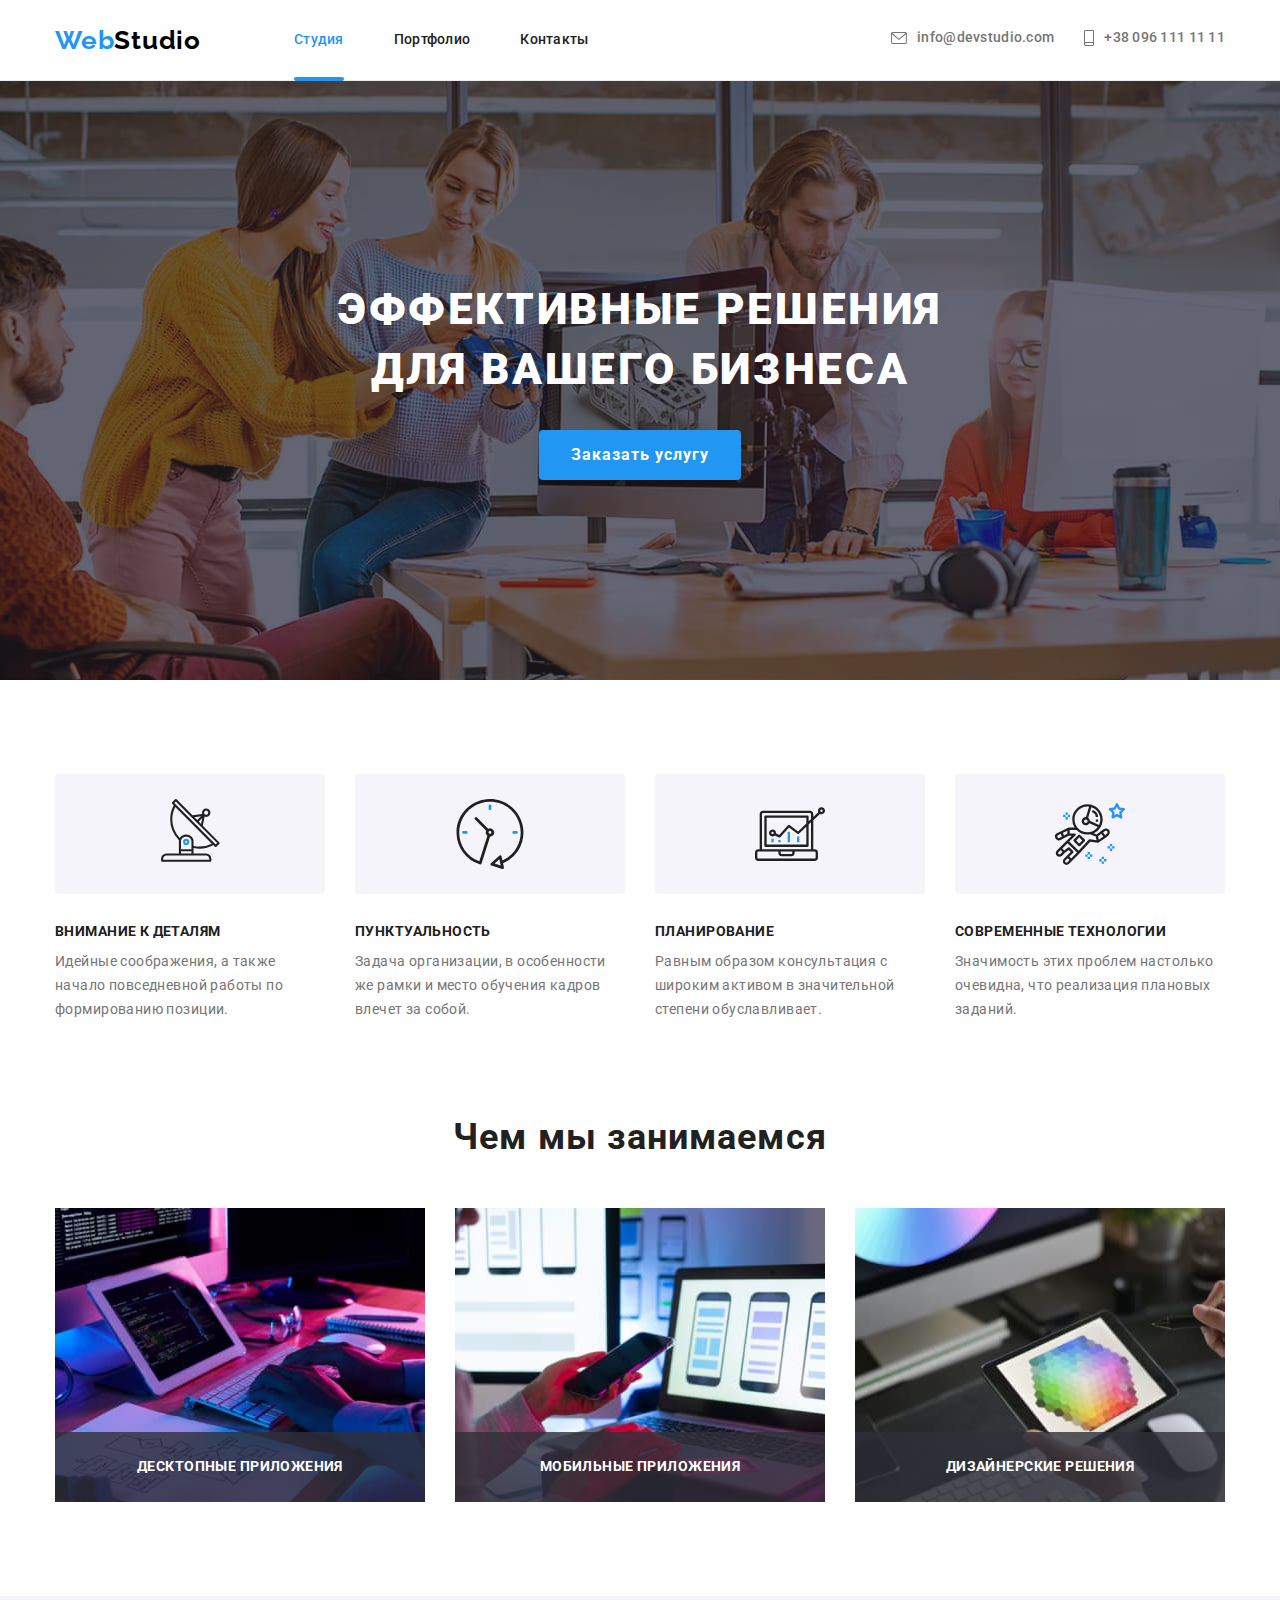
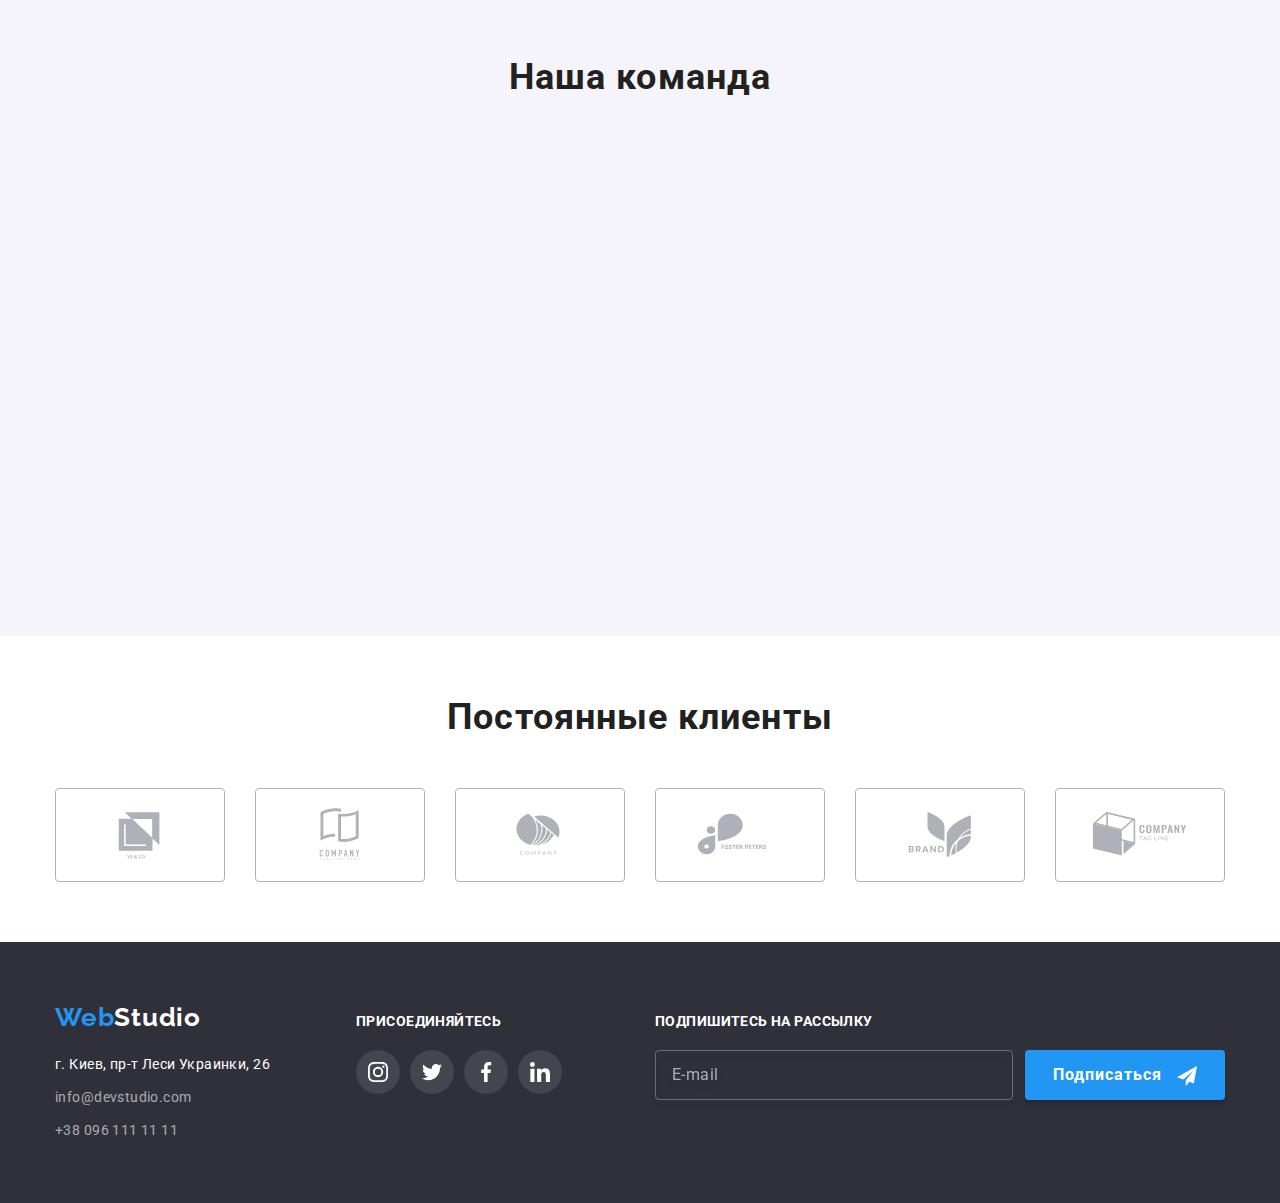
<file: index.html>
<!DOCTYPE html>
<html lang="ru">
  <head>
    <meta charset="UTF-8" />
    <meta http-equiv="X-UA-Compatible" content="IE=edge" />
    <meta name="viewport" content="width=device-width, initial-scale=1.0" />
    <title>Студія</title>
    <link rel="preconnect" href="https://fonts.googleapis.com" />
    <link rel="preconnect" href="https://fonts.gstatic.com" crossorigin />
    <link
      href="https://fonts.googleapis.com/css2?family=Raleway:wght@700&family=Roboto:wght@400;500;700;900&display=swap"
      rel="stylesheet"
    />
    <!-- <link rel="stylesheet" href="./modern-normalize/modern-normalize.css" /> -->
    <link rel="stylesheet" href="./css/main.min.css" />
    <!-- <link rel="stylesheet" href="./css/styles.css" /> -->
    <link rel="stylesheet" href="https://unpkg.com/aos@next/dist/aos.css" />
  </head>
  <body class=".no-scroll">
    <!-- Header -->

    <header class="header-site">
      <div class="container">
        <nav class="navigation">
          <a href="./index.html" class="logo" lang="en"
            >Web<span class="logo logo--dark">Studio</span>
          </a>

          <button class="header-menu-btn" data-menu-open type="button">
            <svg class="header-menu-icon" width="40" height="40">
              <use href="./images/icon.svg#icon-menu"></use>
            </svg>
          </button>

          <ul class="navigation-list list">
            <li class="navigation-list__item">
              <a href="./index.html" class="navigation-list__link link current"
                >Студия</a
              >
            </li>
            <li class="navigation-list__item">
              <a href="./portfolio.html" class="navigation-list__link link"
                >Портфолио</a
              >
            </li>
            <li class="navigation-list__item">
              <a href="#" class="navigation-list__link link">Контакты</a>
            </li>
          </ul>

          <ul class="header-contacts__list list">
            <li class="header-contacts__item">
              <a
                href="mailto:info@devstudio.com"
                class="header-mail__link link"
              >
                <svg class="header-mail__icon" width="16" height="12">
                  <use href="./images/icon.svg#icon-mail"></use>
                </svg>
                info@devstudio.com</a
              >
            </li>
            <li class="header-contacts__item">
              <a href="tel:+380961111111" class="header-tel__link link">
                <svg class="header-tel__icon" width="10" height="16">
                  <use href="./images/icon.svg#icon-smartphone"></use>
                </svg>
                +38 096 111 11 11</a
              >
            </li>
          </ul>
        </nav>
      </div>
      <div class="mob-menu is-hidden" data-menu>
        <div class="container">
          <button class="header-menu-close-btn" type="button" data-menu-close>
            <svg class="header-menu-close-icon" width="40" height="40">
              <use href="./images/icon.svg#icon-close_menu"></use>
            </svg>
          </button>
          <div class="mob-menu-top">
            <ul class="mob-menu-list list">
              <li class="mob-menu-item">
                <a href="./index.html" class="mob-menu-link link current"
                  >Студия</a
                >
              </li>
              <li class="mob-menu-item">
                <a href="./portfolio.html" class="mob-menu-link link"
                  >Портфолио</a
                >
              </li>
              <li class="mob-menu-item">
                <a href="#" class="mob-menu-link link">Контакты</a>
              </li>
            </ul>
          </div>
          <div class="mob-menu-bottom">
            <ul class="mob-menu-contacts-list list">
              <li class="mob-menu-contacts-item">
                <a href="tel:+380961111111" class="mob-menu-tel-link link">
                  +38 096 111 11 11</a
                >
              </li>
              <li class="mob-menu-contacts-item">
                <a
                  href="mailto:info@devstudio.com"
                  class="mob-menu-mail-link link"
                >
                  info@devstudio.com</a
                >
              </li>
            </ul>
            <div class="mob-menu-soc">
              <ul class="mob-menu-soc-list list">
                <li class="mob-menu-soc-item">
                  <a href="#" class="mob-menu-soc-link link">Instagram</a>
                </li>
                <li class="mob-menu-soc-item">
                  <a href="#" class="mob-menu-soc-link link">Twitter</a>
                </li>
                <li class="mob-menu-soc-item">
                  <a href="#" class="mob-menu-soc-link link">Facebook</a>
                </li>
                <li class="mob-menu-soc-item">
                  <a href="#" class="mob-menu-soc-link link">LinkedIn</a>
                </li>
              </ul>
            </div>
          </div>
        </div>
      </div>
    </header>

    <main>
      <!-- Hero -->

      <section class="hero">
        <div class="container">
          <h1 class="hero__text">
            Эффективные решения<br />
            для вашего бизнеса
          </h1>
          <button class="hero__button" type="button" data-modal-open>
            Заказать услугу
          </button>
        </div>
      </section>

      <!-- Feature -->

      <section class="feature">
        <div class="container">
          <h2 class="visually-hidden">Положительные качества</h2>
          <ul class="feature__list list">
            <li class="feature__item">
              <div class="feature__icon">
                <svg width="70" height="70">
                  <use href="./images/icon.svg#icon-antenna"></use>
                </svg>
              </div>
              <h3 class="feature__slogan">Внимание к деталям</h3>
              <p class="feature__text">
                Идейные соображения, а также начало повседневной работы по
                формированию позиции.
              </p>
            </li>
            <li class="feature__item">
              <div class="feature__icon">
                <svg width="70" height="70">
                  <use href="./images/icon.svg#icon-clock"></use>
                </svg>
              </div>
              <h3 class="feature__slogan">Пунктуальность</h3>
              <p class="feature__text">
                Задача организации, в особенности же рамки и место обучения
                кадров влечет за собой.
              </p>
            </li>
            <li class="feature__item">
              <div class="feature__icon">
                <svg width="70" height="70">
                  <use href="./images/icon.svg#icon-diagram"></use>
                </svg>
              </div>
              <h3 class="feature__slogan">Планирование</h3>
              <p class="feature__text">
                Равным образом консультация с широким активом в значительной
                степени обуславливает.
              </p>
            </li>
            <li class="feature__item">
              <div class="feature__icon">
                <svg width="70" height="70">
                  <use href="./images/icon.svg#icon-astronaut"></use>
                </svg>
              </div>
              <h3 class="feature__slogan">Современные технологии</h3>
              <p class="feature__text">
                Значимость этих проблем настолько очевидна, что реализация
                плановых заданий.
              </p>
            </li>
          </ul>
        </div>
      </section>

      <!-- Function -->

      <section class="function">
        <div class="container">
          <h2 class="function__title">Чем мы занимаемся</h2>
          <ul class="function__list list">
            <li class="function__item">
              <img
                class="function__image"
                src="./images/box1.jpg"
                alt="человек печатает на клавиатуре"
                width="370"
              />
              <h3 class="function__caption">Десктопные приложения</h3>
            </li>
            <li class="function__item">
              <img
                class="function__image"
                src="./images/box2.jpg"
                alt="человек держит в левой руке смартфон"
                width="370"
              />
              <h3 class="function__caption">Мобильные приложения</h3>
            </li>
            <li class="function__item">
              <img
                class="function__image"
                src="./images/box3.jpg"
                alt="человек держит в левой руке планшет"
                width="370"
              />
              <h3 class="function__caption">Дизайнерские решения</h3>
            </li>
          </ul>
        </div>
      </section>

      <!-- Team -->

      <section class="team">
        <div class="container">
          <h2 class="team-title">Наша команда</h2>
          <ul class="team-list list">
            <li class="team-item" data-aos="left-animation">
              <picture class="team-member-image">
                <source
                  srcset="./images/img1p.jpeg 1x, ./images/img1p2.jpeg 2x"
                  media="(min-width:1200px)"
                />
                <source
                  srcset="./images/img1t.jpeg 1x, ./images/img1t2.jpeg 2x"
                  media="(min-width:768px)"
                />
                <source
                  srcset="./images/img1m.jpeg 1x, ./images/img1m2.jpeg 2x"
                  media="(min-width:480px)"
                />
                <img
                  class="team-pict"
                  srcset="./images/img1m.jpeg 1x, ./images/img1m2.jpeg 2x"
                  src="/images/img1m.jpeg"
                  alt="Игорь Демьяненко"
                />
              </picture>

              <div class="team-text">
                <h3 class="team-member">Игорь Демьяненко</h3>
                <p class="team-position" lang="en">Product Designer</p>
                <ul class="team-soc-list list">
                  <li class="team-soc-item">
                    <a href="#" class="team-soc-link link">
                      <svg class="team-soc-icon" width="20" height="20">
                        <use href="./images/icon.svg#icon-instagram"></use>
                      </svg>
                    </a>
                  </li>
                  <li class="team-soc-item">
                    <a href="#" class="team-soc-link link">
                      <svg class="team-soc-icon" width="20" height="20">
                        <use href="./images/icon.svg#icon-twitter"></use>
                      </svg>
                    </a>
                  </li>
                  <li class="team-soc-item">
                    <a href="#" class="team-soc-link link">
                      <svg class="team-soc-icon" width="20" height="20">
                        <use href="./images/icon.svg#icon-facebook"></use>
                      </svg>
                    </a>
                  </li>
                  <li class="team-soc-item">
                    <a href="#" class="team-soc-link link">
                      <svg class="team-soc-icon" width="20" height="20">
                        <use href="./images/icon.svg#icon-linkedin"></use>
                      </svg>
                    </a>
                  </li>
                </ul>
              </div>
            </li>
            <li class="team-item" data-aos="right-animation">
              <picture class="team-member-image">
                <source
                  srcset="./images/img2p.jpeg 1x, ./images/img2p2.jpeg 2x"
                  media="(min-width:1200px)"
                />
                <source
                  srcset="./images/img2t.jpeg 1x, ./images/img2t2.jpeg 2x"
                  media="(min-width:768px)"
                />
                <source
                  srcset="./images/img2m.jpeg 1x, ./images/img2m2.jpeg 2x"
                  media="(min-width:480px)"
                />
                <img
                  class="team-pict"
                  srcset="./images/img2m.jpeg 1x, ./images/img2m2.jpeg 2x"
                  src="/images/img2m.jpeg"
                  alt="Ольга Репина"
                />
              </picture>

              <div class="team-text">
                <h3 class="team-member">Ольга Репина</h3>
                <p class="team-position" lang="en">Frontend Developer</p>
                <ul class="team-soc-list list">
                  <li class="team-soc-item">
                    <a href="#" class="team-soc-link link">
                      <svg class="team-soc-icon" width="20" height="20">
                        <use href="./images/icon.svg#icon-instagram"></use>
                      </svg>
                    </a>
                  </li>
                  <li class="team-soc-item">
                    <a href="#" class="team-soc-link link">
                      <svg class="team-soc-icon" width="20" height="20">
                        <use href="./images/icon.svg#icon-twitter"></use>
                      </svg>
                    </a>
                  </li>
                  <li class="team-soc-item">
                    <a href="#" class="team-soc-link link">
                      <svg class="team-soc-icon" width="20" height="20">
                        <use href="./images/icon.svg#icon-facebook"></use>
                      </svg>
                    </a>
                  </li>
                  <li class="team-soc-item">
                    <a href="#" class="team-soc-link link">
                      <svg class="team-soc-icon" width="20" height="20">
                        <use href="./images/icon.svg#icon-linkedin"></use>
                      </svg>
                    </a>
                  </li>
                </ul>
              </div>
            </li>
            <li class="team-item" data-aos="left-animation">
              <picture class="team-member-image">
                <source
                  srcset="./images/img3p.jpeg 1x, ./images/img3p2.jpeg 2x"
                  media="(min-width:1200px)"
                />
                <source
                  srcset="./images/img3t.jpeg 1x, ./images/img3t2.jpeg 2x"
                  media="(min-width:768px)"
                />
                <source
                  srcset="./images/img3m.jpeg 1x, ./images/img3m2.jpeg 2x"
                  media="(min-width:480px)"
                />
                <img
                  class="team-pict"
                  srcset="./images/img3m.jpeg 1x, ./images/img3m2.jpeg 2x"
                  src="/images/img3m.jpeg"
                  alt="Николай Тарасов"
                />
              </picture>

              <div class="team-text">
                <h3 class="team-member">Николай Тарасов</h3>
                <p class="team-position" lang="en">Marketing</p>
                <ul class="team-soc-list list">
                  <li class="team-soc-item">
                    <a href="#" class="team-soc-link link">
                      <svg class="team-soc-icon" width="20" height="20">
                        <use href="./images/icon.svg#icon-instagram"></use>
                      </svg>
                    </a>
                  </li>
                  <li class="team-soc-item">
                    <a href="#" class="team-soc-link link">
                      <svg class="team-soc-icon" width="20" height="20">
                        <use href="./images/icon.svg#icon-twitter"></use>
                      </svg>
                    </a>
                  </li>
                  <li class="team-soc-item">
                    <a href="#" class="team-soc-link link">
                      <svg class="team-soc-icon" width="20" height="20">
                        <use href="./images/icon.svg#icon-facebook"></use>
                      </svg>
                    </a>
                  </li>
                  <li class="team-soc-item">
                    <a href="#" class="team-soc-link link">
                      <svg class="team-soc-icon" width="20" height="20">
                        <use href="./images/icon.svg#icon-linkedin"></use>
                      </svg>
                    </a>
                  </li>
                </ul>
              </div>
            </li>
            <li class="team-item" data-aos="right-animation">
              <picture class="team-member-image">
                <source
                  srcset="./images/img4p.jpeg 1x, ./images/img4p2.jpeg 2x"
                  media="(min-width:1200px)"
                />
                <source
                  srcset="./images/img4t.jpeg 1x, ./images/img4t2.jpeg 2x"
                  media="(min-width:768px)"
                />
                <source
                  srcset="./images/img4m.jpeg 1x, ./images/img4m2.jpeg 2x"
                  media="(min-width:480px)"
                />
                <img
                  class="team-pict"
                  srcset="./images/img4m.jpeg 1x, ./images/img4m2.jpeg 2x"
                  src="/images/img4m.jpeg"
                  alt="Михаил Ермаков"
                />
              </picture>

              <div class="team-text">
                <h3 class="team-member">Михаил Ермаков</h3>
                <p class="team-position" lang="en">UI Designer</p>
                <ul class="team-soc-list list">
                  <li class="team-soc-item">
                    <a href="#" class="team-soc-link link">
                      <svg class="team-soc-icon" width="20" height="20">
                        <use href="./images/icon.svg#icon-instagram"></use>
                      </svg>
                    </a>
                  </li>
                  <li class="team-soc-item">
                    <a href="#" class="team-soc-link link">
                      <svg class="team-soc-icon" width="20" height="20">
                        <use href="./images/icon.svg#icon-twitter"></use>
                      </svg>
                    </a>
                  </li>
                  <li class="team-soc-item">
                    <a href="#" class="team-soc-link link">
                      <svg class="team-soc-icon" width="20" height="20">
                        <use href="./images/icon.svg#icon-facebook"></use>
                      </svg>
                    </a>
                  </li>
                  <li class="team-soc-item">
                    <a href="#" class="team-soc-link link">
                      <svg class="team-soc-icon" width="20" height="20">
                        <use href="./images/icon.svg#icon-linkedin"></use>
                      </svg>
                    </a>
                  </li>
                </ul>
              </div>
            </li>
          </ul>
        </div>
      </section>

      <!-- Clients -->

      <section class="clients">
        <div class="container">
          <h2 class="clients-title">Постоянные клиенты</h2>
          <ul class="clients-list list">
            <li class="clients-item">
              <a href="#" class="clients-link link">
                <svg class="clients-icon" width="106" height="60">
                  <use href="./images/icon.svg#icon-ya--co"></use>
                </svg>
              </a>
            </li>
            <li class="clients-item">
              <a href="#" class="clients-link link">
                <svg class="clients-icon" width="106" height="60">
                  <use href="./images/icon.svg#icon-company-tagline-here"></use>
                </svg>
              </a>
            </li>
            <li class="clients-item">
              <a href="#" class="clients-link link">
                <svg class="clients-icon" width="106" height="60">
                  <use href="./images/icon.svg#icon-company"></use>
                </svg>
              </a>
            </li>
            <li class="clients-item">
              <a href="#" class="clients-link link">
                <svg class="clients-icon" width="106" height="60">
                  <use href="./images/icon.svg#icon-foster-peters"></use>
                </svg>
              </a>
            </li>
            <li class="clients-item">
              <a href="#" class="clients-link link">
                <svg class="clients-icon" width="106" height="60">
                  <use href="./images/icon.svg#icon-brand"></use>
                </svg>
              </a>
            </li>
            <li class="clients-item">
              <a href="#" class="clients-link link">
                <svg class="clients-icon" width="106" height="60">
                  <use href="./images/icon.svg#icon-company-tag-line"></use>
                </svg>
              </a>
            </li>
          </ul>
        </div>
      </section>
    </main>

    <!-- Footer -->

    <footer>
      <section class="footer">
        <div class="container footer-box">
          <div class="footer-contacts-wrap">
            <a href="./index.html" class="logo" lang="en"
              >Web<span class="logo logo--light">Studio</span>
            </a>
            <address class="contacts">
              <ul class="footer-contacts-list list">
                <li class="footer-contacts-item">
                  <a
                    href="https://goo.gl/maps/HDN4hE1YP44BsTAq8"
                    target="_blank"
                    rel="noopenr noindex nofollow"
                    class="footer-address link"
                    >г. Киев, пр-т Леси Украинки, 26</a
                  >
                </li>
                <li class="footer-contacts-item">
                  <a href="mailto:info@devstudio.com" class="footer-mail link"
                    >info@devstudio.com</a
                  >
                </li>
                <li class="footer-contacts-item">
                  <a href="tel:+380961111111" class="footer-tel link"
                    >+38 096 111 11 11</a
                  >
                </li>
              </ul>
            </address>
          </div>
          <div class="footer-soc">
            <h2 class="footer-soc-title">присоединяйтесь</h2>
            <ul class="footer-soc-list list">
              <li class="footer-soc-item">
                <a href="#" class="footer-soc-link link">
                  <svg class="footer-soc-icon" width="20" height="20">
                    <use href="./images/icon.svg#icon-instagram"></use>
                  </svg>
                </a>
              </li>
              <li class="footer-soc-item">
                <a href="#" class="footer-soc-link link">
                  <svg class="footer-soc-icon" width="20" height="20">
                    <use href="./images/icon.svg#icon-twitter"></use>
                  </svg>
                </a>
              </li>
              <li class="footer-soc-item">
                <a href="#" class="footer-soc-link link">
                  <svg class="footer-soc-icon" width="20" height="20">
                    <use href="./images/icon.svg#icon-facebook"></use>
                  </svg>
                </a>
              </li>
              <li class="footer-soc-item">
                <a href="#" class="footer-soc-link link">
                  <svg class="footer-soc-icon" width="20" height="20">
                    <use href="./images/icon.svg#icon-linkedin"></use>
                  </svg>
                </a>
              </li>
            </ul>
          </div>
          <div class="subscription">
            <form>
              <label class="subscription-label" for="subscription-user-email"
                >ПОДПИШИТЕСЬ НА РАССЫЛКУ</label
              >
              <div class="subscription-wrap">
                <input
                  class="subscription-input"
                  type="email"
                  name="subscription-user-email"
                  id="subscription-user-email"
                  placeholder="E-mail"
                  required
                />
                <button class="subscription-btn" type="submit">
                  Подписаться
                  <svg class="subscription-btn-icon" width="20" height="20">
                    <use href="./images/icon.svg#icon-send"></use>
                  </svg>
                </button>
              </div>
            </form>
          </div>
        </div>
      </section>
    </footer>

    <!-- Modal -->

    <div class="backdrop is-hidden no-scroll" data-modal>
      <div class="modal">
        <button class="modal-close-btn" type="button" data-modal-close>
          <svg class="close-icon" width="18" height="18">
            <use href="./images/icon.svg#icon-close"></use>
          </svg>
        </button>
        <p class="modal-title">Оставьте свои данные, мы вам перезвоним</p>
        <form>
          <div class="modal-fill">
            <label class="modal-label" for="user-name">Имя</label>
            <div class="modal-input-wrap">
              <input
                type="text"
                class="modal-input"
                name="user-name"
                required
                minlength="2"
                id="user-name"
              />
              <svg class="modal-input-icon" width="18" height="18">
                <use href="./images/icon.svg#icon-person"></use>
              </svg>
            </div>
          </div>
          <div class="modal-fill">
            <label class="modal-label" for="user-phone">Телефон</label>
            <div class="modal-input-wrap">
              <input
                type="tel"
                class="modal-input"
                name="user-phone"
                required
                id="user-phone"
              />
              <svg class="modal-input-icon" width="18" height="18">
                <use href="./images/icon.svg#icon-phone"></use>
              </svg>
            </div>
          </div>
          <div class="modal-fill">
            <label class="modal-label" for="user-email">Почта</label>
            <div class="modal-input-wrap">
              <input
                type="email"
                class="modal-input"
                name="user-email"
                id="user-email"
              />
              <svg class="modal-input-icon" width="18" height="18">
                <use href="./images/icon.svg#icon-email-black"></use>
              </svg>
            </div>
          </div>
          <div class="modal-fill-textarea">
            <label class="modal-label" for="user-comment">Комментарий</label>
            <textarea
              name="user-comment"
              class="modal-textarea"
              id="user-comment"
              placeholder="Введите текст"
            ></textarea>
          </div>
          <div class="modal-fill-checkbox">
            <input
              type="checkbox"
              class="modal-input-check visually-hidden"
              id="modal-input-check"
              name="modal-policy-check"
              value="modal-policy"
            />
            <label for="modal-input-check" class="modal-check-text">
              <span class="modal-checkbox-icon">
                <svg class="check-icon" width="11" height="8">
                  <use href="./images/icon.svg#icon-check"></use>
                </svg>
              </span>
              Соглашаюсь с рассылкой и принимаю&nbsp;<span
                class="link-check-text"
              >
                <a class="link-policy" href="#"> Условия договора</a></span
              ></label
            >
          </div>

          <button class="modal-submit-btn" type="submit">Отправить</button>
        </form>
      </div>
    </div>
    <script src="./js/modal.js"></script>
    <script src="./js/menu.js"></script>
    <script src="https://unpkg.com/aos@next/dist/aos.js"></script>
    <script src="./js/animated.js"></script>
  </body>
</html>
</file>
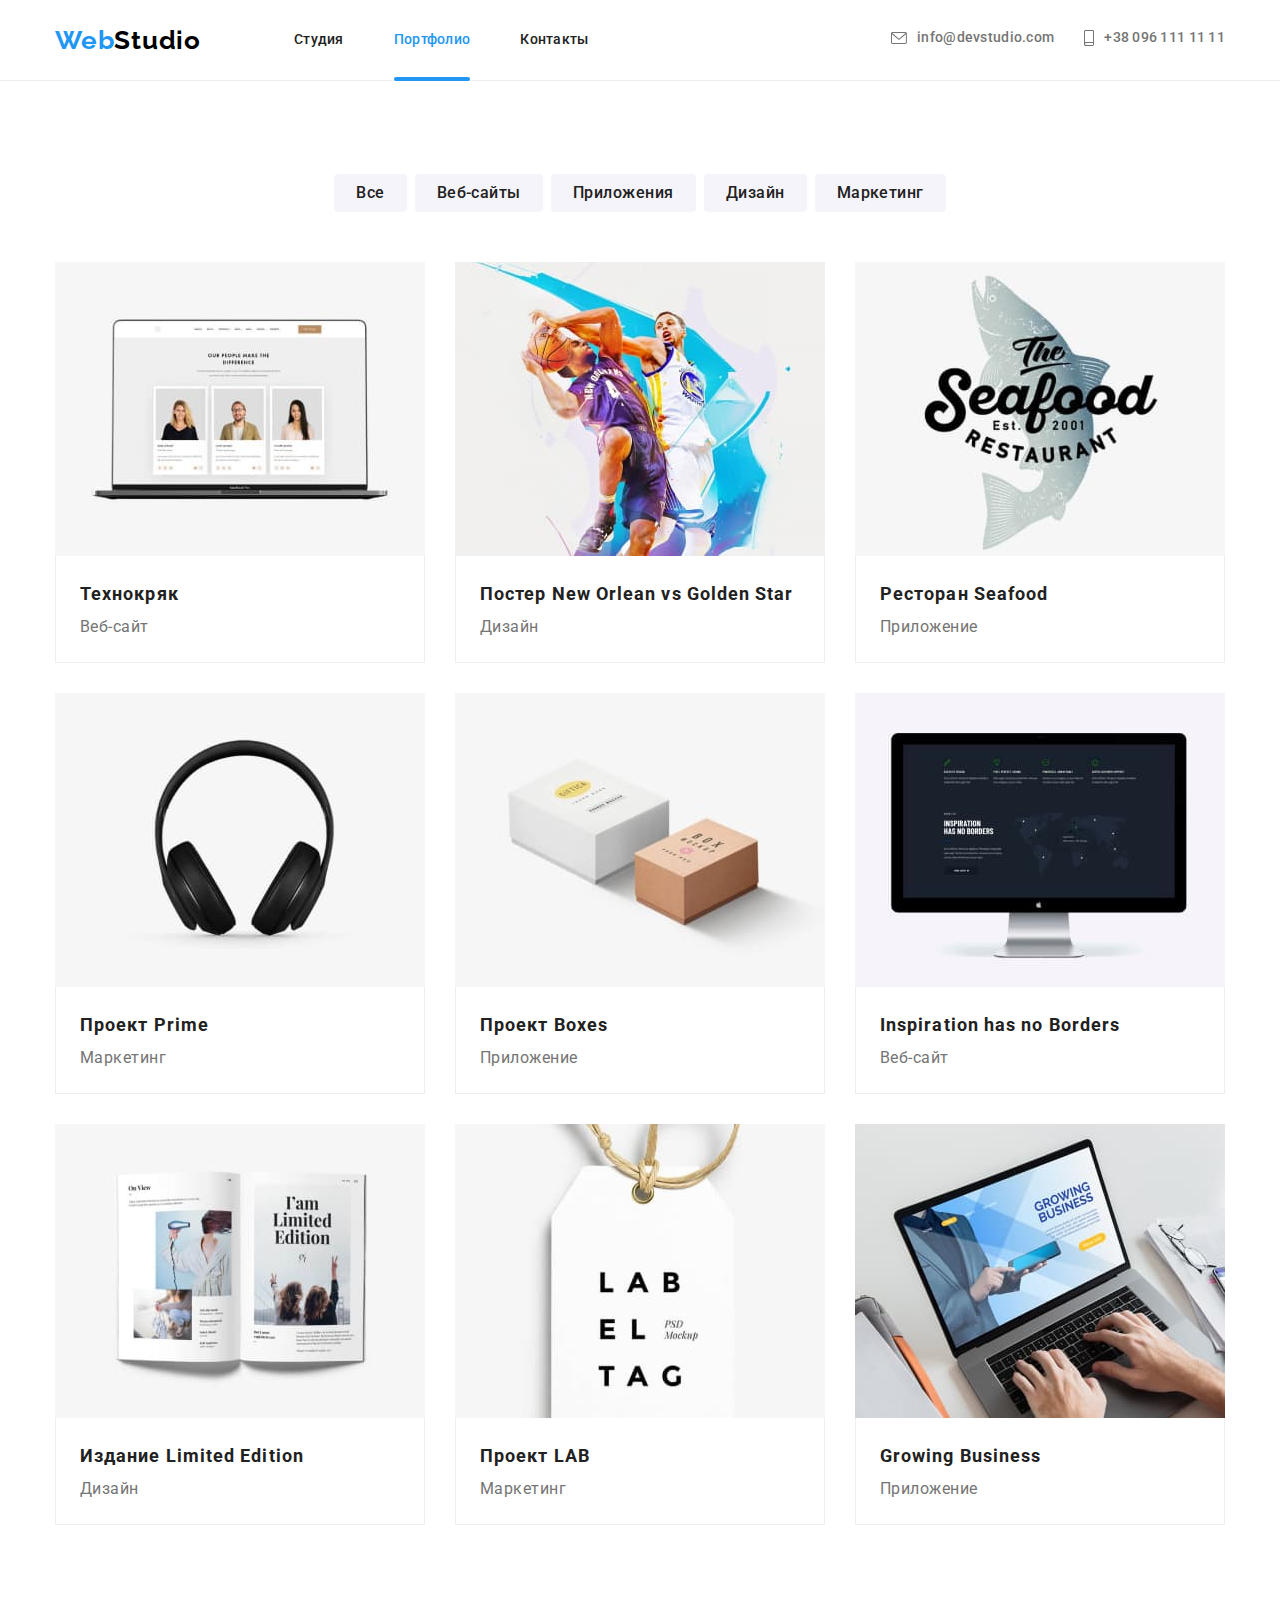
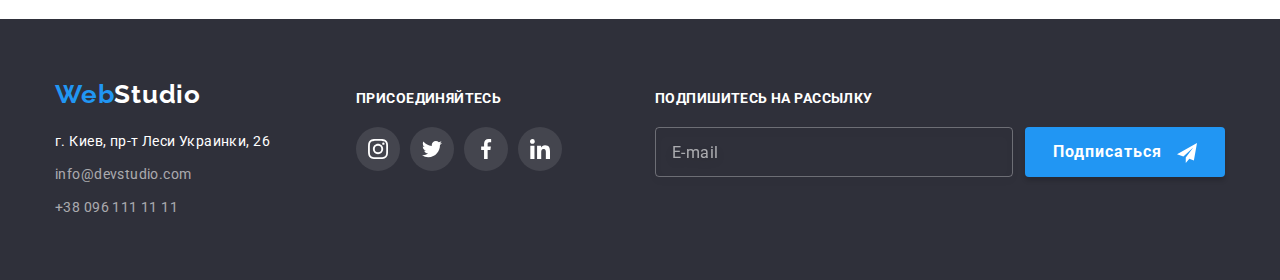
<file: portfolio.html>
<!DOCTYPE html>
<html lang="ru">
  <head>
    <meta charset="UTF-8" />
    <meta http-equiv="X-UA-Compatible" content="IE=edge" />
    <meta name="viewport" content="width=device-width, initial-scale=1.0" />
    <title>Портфоліо</title>
    <link rel="preconnect" href="https://fonts.googleapis.com" />
    <link rel="preconnect" href="https://fonts.gstatic.com" crossorigin />
    <link
      href="https://fonts.googleapis.com/css2?family=Raleway:wght@700&family=Roboto:wght@400;500;700;900&display=swap"
      rel="stylesheet"
    />
    <!-- <link rel="stylesheet" href="./modern-normalize/modern-normalize.css" /> -->
    <link rel="stylesheet" href="./css/main.min.css" />
    <!-- <link rel="stylesheet" href="./css/styles.css" /> -->
  </head>
  <body>
    <!-- Header -->
    <header class="header-site">
      <div class="container">
        <nav class="navigation">
          <a href="./index.html" class="logo" lang="en"
            >Web<span class="logo logo--dark">Studio</span>
          </a>

          <button class="header-menu-btn" data-menu-open type="button">
            <svg class="header-menu-icon" width="40" height="40">
              <use href="./images/icon.svg#icon-menu"></use>
            </svg>
          </button>

          <ul class="navigation-list list">
            <li class="navigation-list__item">
              <a href="./index.html" class="navigation-list__link link"
                >Студия</a
              >
            </li>
            <li class="navigation-list__item">
              <a
                href="./portfolio.html"
                class="navigation-list__link link current"
                >Портфолио</a
              >
            </li>
            <li class="navigation-list__item">
              <a href="#" class="navigation-list__link link">Контакты</a>
            </li>
          </ul>

          <ul class="header-contacts__list list">
            <li class="header-contacts__item">
              <a
                href="mailto:info@devstudio.com"
                class="header-mail__link link"
              >
                <svg class="header-mail__icon" width="16" height="12">
                  <use href="./images/icon.svg#icon-mail"></use>
                </svg>
                info@devstudio.com</a
              >
            </li>
            <li class="header-contacts__item">
              <a href="tel:+380961111111" class="header-tel__link link">
                <svg class="header-tel__icon" width="10" height="16">
                  <use href="./images/icon.svg#icon-smartphone"></use>
                </svg>
                +38 096 111 11 11</a
              >
            </li>
          </ul>
        </nav>
      </div>
      <div class="mob-menu is-hidden" data-menu>
        <div class="container">
          <button class="header-menu-close-btn" type="button" data-menu-close>
            <svg class="header-menu-close-icon" width="40" height="40">
              <use href="./images/icon.svg#icon-close_menu"></use>
            </svg>
          </button>
          <div class="mob-menu-top">
            <ul class="mob-menu-list list">
              <li class="mob-menu-item">
                <a href="./index.html" class="mob-menu-link link">Студия</a>
              </li>
              <li class="mob-menu-item">
                <a href="./portfolio.html" class="mob-menu-link link current"
                  >Портфолио</a
                >
              </li>
              <li class="mob-menu-item">
                <a href="#" class="mob-menu-link link">Контакты</a>
              </li>
            </ul>
          </div>
          <div class="mob-menu-bottom">
            <ul class="mob-menu-contacts-list list">
              <li class="mob-menu-contacts-item">
                <a href="tel:+380961111111" class="mob-menu-tel-link link">
                  +38 096 111 11 11</a
                >
              </li>
              <li class="mob-menu-contacts-item">
                <a
                  href="mailto:info@devstudio.com"
                  class="mob-menu-mail-link link"
                >
                  info@devstudio.com</a
                >
              </li>
            </ul>
            <div class="mob-menu-soc">
              <ul class="mob-menu-soc-list list">
                <li class="mob-menu-soc-item">
                  <a href="#" class="mob-menu-soc-link link">Instagram</a>
                </li>
                <li class="mob-menu-soc-item">
                  <a href="#" class="mob-menu-soc-link link">Twitter</a>
                </li>
                <li class="mob-menu-soc-item">
                  <a href="#" class="mob-menu-soc-link link">Facebook</a>
                </li>
                <li class="mob-menu-soc-item">
                  <a href="#" class="mob-menu-soc-link link">LinkedIn</a>
                </li>
              </ul>
            </div>
          </div>
        </div>
      </div>
    </header>

    <!-- Main -->

    <main>
      <!-- Project -->
      <section class="projects">
        <div class="container">
          <h1 class="visually-hidden">Наши проекты</h1>
          <ul class="filter-list list">
            <li class="filter-item">
              <button class="filter-btn" type="button">Все</button>
            </li>
            <li class="filter-item">
              <button class="filter-btn" type="button">Веб-сайты</button>
            </li>
            <li class="filter-item">
              <button class="filter-btn" type="button">Приложения</button>
            </li>
            <li class="filter-item">
              <button class="filter-btn" type="button">Дизайн</button>
            </li>
            <li class="filter-item">
              <button class="filter-btn" type="button">Маркетинг</button>
            </li>
          </ul>
          <ul class="projects-list list">
            <li class="projects-item">
              <a href="#" class="projects-link link">
                <div class="projects-wrap">
                  <picture>
                    <source
                      srcset="
                        ./images/img-2-1p.jpg   1x,
                        ./images/img-2-1p2.jpeg 2x
                      "
                      media="(min-width:1200px)"
                    />
                    <source
                      srcset="
                        ./images/img-2-1t.jpeg  1x,
                        ./images/img-2-1t2.jpeg 2x
                      "
                      media="(min-width:768px)"
                    />
                    <source
                      srcset="
                        ./images/img-2-1m.jpeg  1x,
                        ./images/img-2-1m2.jpeg 2x
                      "
                      media="(min-width:480px)"
                    />
                    <img
                      class="projects-pict"
                      alt="Веб-сайт Технокряк "
                      srcset="
                        ./images/img-2-1m.jpeg  1x,
                        ./images/img-2-1m2.jpeg 2x
                      "
                      src="/images/img-2-1m.jpeg"
                    />
                  </picture>

                  <p class="projects-lable">
                    Ресурс предлагает комплексные предложения с разным уровнем
                    функционала и сервисов. Все это позволит посетителю получить
                    исчерпывающие сведения о компании или частном лице.
                  </p>
                </div>
                <div class="projects-text">
                  <h2 class="projects-name">Технокряк</h2>
                  <p class="projects-type">Веб-сайт</p>
                </div>
              </a>
            </li>
            <li class="projects-item">
              <a href="#" class="projects-link link">
                <div class="projects-wrap">
                  <picture>
                    <source
                      srcset="
                        ./images/img-2-2p.jpg   1x,
                        ./images/img-2-2p2.jpeg 2x
                      "
                      media="(min-width:1200px)"
                    />
                    <source
                      srcset="
                        ./images/img-2-2t.jpeg  1x,
                        ./images/img-2-2t2.jpeg 2x
                      "
                      media="(min-width:768px)"
                    />
                    <source
                      srcset="
                        ./images/img-2-2m.jpeg  1x,
                        ./images/img-2-2m2.jpeg 2x
                      "
                      media="(min-width:480px)"
                    />
                    <img
                      class="projects-pict"
                      alt="Постер New Orlean vs Golden Star"
                      srcset="
                        ./images/img-2-2m.jpeg  1x,
                        ./images/img-2-2m2.jpeg 2x
                      "
                      src="/images/img-2-2m.jpeg"
                    />
                  </picture>
                  <p class="projects-lable">
                    Ресурс предлагает комплексные предложения с разным уровнем
                    функционала и сервисов. Все это позволит посетителю получить
                    исчерпывающие сведения о компании или частном лице.
                  </p>
                </div>
                <div class="projects-text">
                  <h2 class="projects-name">
                    Постер New Orlean vs Golden Star
                  </h2>
                  <p class="projects-type">Дизайн</p>
                </div>
              </a>
            </li>
            <li class="projects-item">
              <a href="#" class="projects-link link">
                <div class="projects-wrap">
                  <picture>
                    <source
                      srcset="
                        ./images/img-2-3p.jpg   1x,
                        ./images/img-2-3p2.jpeg 2x
                      "
                      media="(min-width:1200px)"
                    />
                    <source
                      srcset="
                        ./images/img-2-3t.jpeg  1x,
                        ./images/img-2-3t2.jpeg 2x
                      "
                      media="(min-width:768px)"
                    />
                    <source
                      srcset="
                        ./images/img-2-3m.jpeg  1x,
                        ./images/img-2-3m2.jpeg 2x
                      "
                      media="(min-width:480px)"
                    />
                    <img
                      class="projects-pict"
                      alt="Приложение Ресторан Seafood "
                      srcset="
                        ./images/img-2-3m.jpeg  1x,
                        ./images/img-2-3m2.jpeg 2x
                      "
                      src="/images/img-2-3m.jpeg"
                    />
                  </picture>
                  <p class="projects-lable">
                    Ресурс предлагает комплексные предложения с разным уровнем
                    функционала и сервисов. Все это позволит посетителю получить
                    исчерпывающие сведения о компании или частном лице.
                  </p>
                </div>
                <div class="projects-text">
                  <h2 class="projects-name">Ресторан Seafood</h2>
                  <p class="projects-type">Приложение</p>
                </div>
              </a>
            </li>
            <li class="projects-item">
              <a href="#" class="projects-link link">
                <div class="projects-wrap">
                  <picture>
                    <source
                      srcset="
                        ./images/img-2-4p.jpg   1x,
                        ./images/img-2-4p2.jpeg 2x
                      "
                      media="(min-width:1200px)"
                    />
                    <source
                      srcset="
                        ./images/img-2-4t.jpeg  1x,
                        ./images/img-2-4t2.jpeg 2x
                      "
                      media="(min-width:768px)"
                    />
                    <source
                      srcset="
                        ./images/img-2-4m.jpeg  1x,
                        ./images/img-2-4m2.jpeg 2x
                      "
                      media="(min-width:480px)"
                    />
                    <img
                      class="projects-pict"
                      alt="Маркетинг Проект Prime "
                      srcset="
                        ./images/img-2-4m.jpeg  1x,
                        ./images/img-2-4m2.jpeg 2x
                      "
                      src="/images/img-2-4m.jpeg"
                    />
                  </picture>
                  <p class="projects-lable">
                    Ресурс предлагает комплексные предложения с разным уровнем
                    функционала и сервисов. Все это позволит посетителю получить
                    исчерпывающие сведения о компании или частном лице.
                  </p>
                </div>
                <div class="projects-text">
                  <h2 class="projects-name">Проект Prime</h2>
                  <p class="projects-type">Маркетинг</p>
                </div>
              </a>
            </li>
            <li class="projects-item">
              <a href="#" class="projects-link link">
                <div class="projects-wrap">
                  <picture>
                    <source
                      srcset="
                        ./images/img-2-5p.jpg   1x,
                        ./images/img-2-5p2.jpeg 2x
                      "
                      media="(min-width:1200px)"
                    />
                    <source
                      srcset="
                        ./images/img-2-5t.jpeg  1x,
                        ./images/img-2-5t2.jpeg 2x
                      "
                      media="(min-width:768px)"
                    />
                    <source
                      srcset="
                        ./images/img-2-5m.jpeg  1x,
                        ./images/img-2-5m2.jpeg 2x
                      "
                      media="(min-width:480px)"
                    />
                    <img
                      class="projects-pict"
                      alt="Приложение Проект Boxes "
                      srcset="
                        ./images/img-2-5m.jpeg  1x,
                        ./images/img-2-5m2.jpeg 2x
                      "
                      src="/images/img-2-5m.jpeg"
                    />
                  </picture>
                  <p class="projects-lable">
                    Ресурс предлагает комплексные предложения с разным уровнем
                    функционала и сервисов. Все это позволит посетителю получить
                    исчерпывающие сведения о компании или частном лице.
                  </p>
                </div>
                <div class="projects-text">
                  <h2 class="projects-name">Проект Boxes</h2>
                  <p class="projects-type">Приложение</p>
                </div>
              </a>
            </li>
            <li class="projects-item">
              <a href="#" class="projects-link link">
                <div class="projects-wrap">
                  <picture>
                    <source
                      srcset="
                        ./images/img-2-6p.jpg   1x,
                        ./images/img-2-6p2.jpeg 2x
                      "
                      media="(min-width:1200px)"
                    />
                    <source
                      srcset="
                        ./images/img-2-6t.jpeg  1x,
                        ./images/img-2-6t2.jpeg 2x
                      "
                      media="(min-width:768px)"
                    />
                    <source
                      srcset="
                        ./images/img-2-6m.jpeg  1x,
                        ./images/img-2-6m2.jpeg 2x
                      "
                      media="(min-width:480px)"
                    />
                    <img
                      class="projects-pict"
                      alt="Веб-сайт Inspiration has no Borders"
                      srcset="
                        ./images/img-2-6m.jpeg  1x,
                        ./images/img-2-6m2.jpeg 2x
                      "
                      src="/images/img-2-6m.jpeg"
                    />
                  </picture>
                  <p class="projects-lable">
                    Ресурс предлагает комплексные предложения с разным уровнем
                    функционала и сервисов. Все это позволит посетителю получить
                    исчерпывающие сведения о компании или частном лице.
                  </p>
                </div>
                <div class="projects-text">
                  <h2 class="projects-name">Inspiration has no Borders</h2>
                  <p class="projects-type">Веб-сайт</p>
                </div>
              </a>
            </li>
            <li class="projects-item">
              <a href="#" class="projects-link link">
                <div class="projects-wrap">
                  <picture>
                    <source
                      srcset="
                        ./images/img-2-7p.jpg   1x,
                        ./images/img-2-7p2.jpeg 2x
                      "
                      media="(min-width:1200px)"
                    />
                    <source
                      srcset="
                        ./images/img-2-7t.jpeg  1x,
                        ./images/img-2-7t2.jpeg 2x
                      "
                      media="(min-width:768px)"
                    />
                    <source
                      srcset="
                        ./images/img-2-7m.jpeg  1x,
                        ./images/img-2-7m2.jpeg 2x
                      "
                      media="(min-width:480px)"
                    />
                    <img
                      class="projects-pict"
                      alt="Дизайн Издание Limited Edition"
                      srcset="
                        ./images/img-2-7m.jpeg  1x,
                        ./images/img-2-7m2.jpeg 2x
                      "
                      src="/images/img-2-7m.jpeg"
                    />
                  </picture>
                  <p class="projects-lable">
                    Ресурс предлагает комплексные предложения с разным уровнем
                    функционала и сервисов. Все это позволит посетителю получить
                    исчерпывающие сведения о компании или частном лице.
                  </p>
                </div>
                <div class="projects-text">
                  <h2 class="projects-name">Издание Limited Edition</h2>
                  <p class="projects-type">Дизайн</p>
                </div>
              </a>
            </li>
            <li class="projects-item">
              <a href="#" class="projects-link link">
                <div class="projects-wrap">
                  <picture>
                    <source
                      srcset="
                        ./images/img-2-8p.jpg   1x,
                        ./images/img-2-8p2.jpeg 2x
                      "
                      media="(min-width:1200px)"
                    />
                    <source
                      srcset="
                        ./images/img-2-8t.jpeg  1x,
                        ./images/img-2-8t2.jpeg 2x
                      "
                      media="(min-width:768px)"
                    />
                    <source
                      srcset="
                        ./images/img-2-8m.jpeg  1x,
                        ./images/img-2-8m2.jpeg 2x
                      "
                      media="(min-width:480px)"
                    />
                    <img
                      class="projects-pict"
                      alt="Маркетинг Проект LAB"
                      srcset="
                        ./images/img-2-8m.jpeg  1x,
                        ./images/img-2-8m2.jpeg 2x
                      "
                      src="/images/img-2-8m.jpeg"
                    />
                  </picture>
                  <p class="projects-lable">
                    Ресурс предлагает комплексные предложения с разным уровнем
                    функционала и сервисов. Все это позволит посетителю получить
                    исчерпывающие сведения о компании или частном лице.
                  </p>
                </div>
                <div class="projects-text">
                  <h2 class="projects-name">Проект LAB</h2>
                  <p class="projects-type">Маркетинг</p>
                </div>
              </a>
            </li>
            <li class="projects-item">
              <a href="#" class="projects-link link">
                <div class="projects-wrap">
                  <picture>
                    <source
                      srcset="
                        ./images/img-2-9p.jpg   1x,
                        ./images/img-2-9p2.jpeg 2x
                      "
                      media="(min-width:1200px)"
                    />
                    <source
                      srcset="
                        ./images/img-2-9t.jpeg  1x,
                        ./images/img-2-9t2.jpeg 2x
                      "
                      media="(min-width:768px)"
                    />
                    <source
                      srcset="
                        ./images/img-2-9m.jpeg  1x,
                        ./images/img-2-9m2.jpeg 2x
                      "
                      media="(min-width:480px)"
                    />
                    <img
                      class="projects-pict"
                      alt="Приложение Growing Business "
                      srcset="
                        ./images/img-2-9m.jpeg  1x,
                        ./images/img-2-9m2.jpeg 2x
                      "
                      src="/images/img-2-9m.jpeg"
                    />
                  </picture>
                  <p class="projects-lable">
                    Ресурс предлагает комплексные предложения с разным уровнем
                    функционала и сервисов. Все это позволит посетителю получить
                    исчерпывающие сведения о компании или частном лице.
                  </p>
                </div>
                <div class="projects-text">
                  <h2 class="projects-name">Growing Business</h2>
                  <p class="projects-type">Приложение</p>
                </div>
              </a>
            </li>
          </ul>
        </div>
      </section>
    </main>
    <!-- Footer -->
    <footer>
      <section class="footer">
        <div class="container footer-box">
          <div class="footer-contacts-wrap">
            <a href="./index.html" class="logo" lang="en"
              >Web<span class="logo logo--light">Studio</span>
            </a>
            <address class="contacts">
              <ul class="footer-contacts-list list">
                <li class="footer-contacts-item">
                  <a
                    href="https://goo.gl/maps/HDN4hE1YP44BsTAq8"
                    target="_blank"
                    rel="noopenr noindex nofollow"
                    class="footer-address link"
                    >г. Киев, пр-т Леси Украинки, 26</a
                  >
                </li>
                <li class="footer-contacts-item">
                  <a href="mailto:info@devstudio.com" class="footer-mail link"
                    >info@devstudio.com</a
                  >
                </li>
                <li class="footer-contacts-item">
                  <a href="tel:+380961111111" class="footer-tel link"
                    >+38 096 111 11 11</a
                  >
                </li>
              </ul>
            </address>
          </div>
          <div class="footer-soc">
            <h2 class="footer-soc-title">присоединяйтесь</h2>
            <ul class="footer-soc-list list">
              <li class="footer-soc-item">
                <a href="#" class="footer-soc-link">
                  <svg class="footer-soc-icon" width="20" height="20">
                    <use href="./images/icon.svg#icon-instagram"></use>
                  </svg>
                </a>
              </li>
              <li class="footer-soc-item">
                <a href="#" class="footer-soc-link">
                  <svg class="footer-soc-icon" width="20" height="20">
                    <use href="./images/icon.svg#icon-twitter"></use>
                  </svg>
                </a>
              </li>
              <li class="footer-soc-item">
                <a href="#" class="footer-soc-link">
                  <svg class="footer-soc-icon" width="20" height="20">
                    <use href="./images/icon.svg#icon-facebook"></use>
                  </svg>
                </a>
              </li>
              <li class="footer-soc-item">
                <a href="#" class="footer-soc-link">
                  <svg class="footer-soc-icon" width="20" height="20">
                    <use href="./images/icon.svg#icon-linkedin"></use>
                  </svg>
                </a>
              </li>
            </ul>
          </div>
          <div class="subscription">
            <form>
              <label class="subscription-label" for="subscription-user-email"
                >ПОДПИШИТЕСЬ НА РАССЫЛКУ</label
              >
              <div class="subscription-wrap">
                <input
                  class="subscription-input"
                  type="email"
                  name="subscription-user-email"
                  id="subscription-user-email"
                  placeholder="E-mail"
                  required
                />
                <button class="subscription-btn" type="submit">
                  Подписаться
                  <svg class="subscription-btn-icon" width="20" height="20">
                    <use href="./images/icon.svg#icon-send"></use>
                  </svg>
                </button>
              </div>
            </form>
          </div>
        </div>
      </section>
    </footer>
    <script src="./js/menu.js"></script>
  </body>
</html>
</file>
<file: css/main.min.css>
/*! modern-normalize v1.1.0 | MIT License | https://github.com/sindresorhus/modern-normalize */*,::before,::after{box-sizing:border-box}html{line-height:1.15;-webkit-text-size-adjust:100%;-moz-tab-size:4;tab-size:4}body{margin:0;font-family:system-ui,-apple-system,"Segoe UI",Roboto,Helvetica,Arial,sans-serif,"Apple Color Emoji","Segoe UI Emoji"}hr{height:0;color:inherit}abbr[title]{text-decoration:underline dotted}b,strong{font-weight:bolder}code,kbd,samp,pre{font-family:ui-monospace,SFMono-Regular,Consolas,"Liberation Mono",Menlo,monospace;font-size:1em}small{font-size:80%}sub,sup{font-size:75%;line-height:0;position:relative;vertical-align:baseline}sub{bottom:-0.25em}sup{top:-0.5em}table{text-indent:0;border-color:inherit}button,input,optgroup,select,textarea{font-family:inherit;font-size:100%;line-height:1.15;margin:0}button,select{text-transform:none}button,[type=button],[type=reset],[type=submit]{-webkit-appearance:button}::-moz-focus-inner{border-style:none;padding:0}:-moz-focusring{outline:1px dotted ButtonText}:-moz-ui-invalid{box-shadow:none}legend{padding:0}progress{vertical-align:baseline}::-webkit-inner-spin-button,::-webkit-outer-spin-button{height:auto}[type=search]{-webkit-appearance:textfield;outline-offset:-2px}::-webkit-search-decoration{-webkit-appearance:none}::-webkit-file-upload-button{-webkit-appearance:button;font:inherit}summary{display:list-item}:root{--dominant-text-color: #212121;--logo-color: #2196f3;--navigation-link-color: #212121;--focus-link-color: #2196f3;--focus-contact-color: #2196f3;--header-contact-color: #757575;--hero-text-color: #ffffff;--hero-button-background-color: #2196f3;--hero-button-text-color: #ffffff;--feature-subtitle-color: #757575;--function__caption-text-color: #ffffff;--team-subtitle-color: #757575;--team-background-color: #f5f4fa;--footer-background-color: #2f303a;--footer-contact-color: rgba(255, 255, 255, 0.6);--footer-address-color: #ffffff;--batton-filter-focus-background-color: #2196f3;--batton-filter-focus-text-color: #ffffff;--batton-filter-background-color: #f5f4fa;--batton-filter-text-color: #212121;--projects-subtitle-color: #757575;--icon-main-color: #afb1b8;--icon-main-focus-color: #ffffff;--icon-main-focus-background-color: #2196f3;--margin-foto: 30px;--margin-title: 50px;--margin-subtitle: 10px;--section-padding: 94px}p,h1,h2,h3,h4,h5,h6{margin:0}ul,ol{padding-left:0;margin:0}button{cursor:pointer}img{display:block}.link{text-decoration:none}.list{list-style:none}body{font-family:"Roboto";color:var(--dominant-text-color--);background-color:#fff}.current{color:var(--focus-link-color)}@media screen and (min-width: 768px){.current::after{content:"";position:absolute;bottom:0;left:0;width:100%;height:4px;background:#2196f3;border-radius:4px;bottom:-1px;left:0px}}.visually-hidden{position:absolute;white-space:nowrap;width:1px;height:1px;overflow:hidden;border:0;padding:0;clip:rect(0 0 0 0);clip-path:inset(50%);margin:-1px}.link{text-decoration:none}.list{list-style:none}body{font-family:"Roboto";color:var(--dominant-text-color--);background-color:#fff}.current{color:var(--focus-link-color)}@media screen and (min-width: 768px){.current::after{content:"";position:absolute;bottom:0;left:0;width:100%;height:4px;background:#2196f3;border-radius:4px;bottom:-1px;left:0px}}.container{width:100%;padding-left:15px;padding-right:15px;margin:0 auto}@media screen and (min-width: 480px){.container{max-width:480px}}@media screen and (min-width: 768px){.container{max-width:768px}}@media screen and (min-width: 1200px){.container{max-width:1200px}}.logo{text-decoration:none;color:var(--logo-color);font-family:"Raleway";font-weight:700;font-size:24px;line-height:1.16;letter-spacing:.03em}.logo--dark{color:#000}.logo--light{color:#fff}@media screen and (min-width: 1200px){.logo{font-size:26px;line-height:1.19}}.header-site{border-bottom:1px solid #ececec;background-color:#fff;position:fixed;width:100%;z-index:1}.navigation{display:flex;align-items:center}.navigation-list{display:flex;margin-left:93px}@media screen and (max-width: 767px){.navigation-list{display:none}}.navigation-list__item:not(:last-child){margin-right:50px}.navigation-list__link{display:block;padding-top:32px;padding-bottom:32px;position:relative;font-weight:500;font-size:14px;line-height:1.14;letter-spacing:.02em;color:var(--navigation-link-color);transition:color 250ms cubic-bezier(0.4, 0, 0.2, 1)}.navigation-list__link:hover,.navigation-list__link:focus{color:var(--focus-link-color)}.header-contacts__list{display:flex;margin-left:auto;row-gap:10px;column-gap:30px;flex-direction:column}@media screen and (max-width: 767px){.header-contacts__list{display:none}}@media screen and (min-width: 1200px){.header-contacts__list{flex-direction:row}}.header-tel__link,.header-mail__link{display:inline-flex;justify-content:center;align-items:center;font-weight:500;font-size:12px;line-height:1.16;letter-spacing:.02em;color:var(--header-contact-color);transition:color 250ms cubic-bezier(0.4, 0, 0.2, 1)}.header-tel__link:hover,.header-tel__link:focus,.header-mail__link:hover,.header-mail__link:focus{color:var(--focus-link-color)}@media screen and (min-width: 1200px){.header-tel__link,.header-mail__link{font-size:14px;line-height:1.14}}.header-mail__icon,.header-tel__icon{fill:currentColor;margin-right:8px}@media screen and (max-width: 479px){.header-mail__icon,.header-tel__icon{display:none}}@media screen and (min-width: 1200px){.header-mail__icon,.header-tel__icon{margin-right:10px}}@media screen and (min-width: 480px){main{padding-top:65px}}@media screen and (min-width: 768px){main{padding-top:80px}}.header-menu-btn{margin-left:auto;background:rgba(0,0,0,0);padding:10px 0px 10px 0;border:rgba(0,0,0,0);fill:#212121;transition:fill 250ms cubic-bezier(0.4, 0, 0.2, 1)}.header-menu-btn:hover,.header-menu-btn:focus{fill:#188ce8}@media screen and (min-width: 768px){.header-menu-btn{display:none}}.header-menu-close-btn{position:absolute;fill:#212121;top:10px;right:0px;background:rgba(0,0,0,0);border:rgba(0,0,0,0);transition:fill 250ms cubic-bezier(0.4, 0, 0.2, 1)}.header-menu-close-btn:hover,.header-menu-close-btn:focus .header-menu-close-btn:active{background:rgba(0,0,0,0);border:rgba(0,0,0,0);fill:#188ce8}.mob-menu{position:fixed;z-index:1;top:0;left:0;width:100vw;height:100vh;transition:opacity 250ms cubic-bezier(0.4, 0, 0.2, 1),visibility 250ms cubic-bezier(0.4, 0, 0.2, 1);background-color:#fff;padding-top:48px;padding-bottom:48px}.mob-menu .container{overflow-y:auto;display:flex;flex-direction:column;height:100%;padding-left:40px}@media screen and (min-width: 768px){.mob-menu{display:none}}.mob-menu-top{flex-grow:1}.mob-menu-list{margin-bottom:50px}.mob-menu-item :hover,.mob-menu-item :focus{color:#2196f3}.mob-menu-item:not(:last-child){margin-bottom:32px}.mob-menu-contacts-list{margin-bottom:64px}.mob-menu-contacts-item:not(:last-child){margin-bottom:32px}.mob-menu-link{font-style:normal;font-weight:500;font-size:40px;line-height:1.17;letter-spacing:.02em;color:#212121}.mob-menu-tel-link{font-weight:500;font-size:26px;line-height:1.17;letter-spacing:.02em;color:#2196f3}@media screen and (min-width: 319px){.mob-menu-tel-link{font-size:28px}}@media screen and (min-width: 352px){.mob-menu-tel-link{font-size:30px}}@media screen and (min-width: 415px){.mob-menu-tel-link{font-size:34px}}.mob-menu-mail-link{font-weight:500;font-size:24px;line-height:1.16;letter-spacing:.02em;color:#757575}.mob-menu-soc-list{display:flex;flex-wrap:wrap;gap:10px}.mob-menu-soc-item:not(:first-child)::before{margin-right:10px;content:"";width:100%;border:1px solid rgba(33,33,33,.2)}.mob-menu-soc-link{width:100%;margin-right:auto;font-weight:500;font-size:10px;line-height:1.22;letter-spacing:.02em;color:#2196f3}@media screen and (min-width: 319px){.mob-menu-soc-link{font-size:12px}}@media screen and (min-width: 352px){.mob-menu-soc-link{font-size:14px}}@media screen and (min-width: 415px){.mob-menu-soc-link{font-size:18px}}.no-scroll{overflow:hidden}.hero{background-image:linear-gradient(rgba(47, 48, 58, 0.4), rgba(47, 48, 58, 0.4)),url(../images/hero-bg-mob-op.jpeg);background-color:#c4c4c4;background-repeat:no-repeat;background-position:center;background-size:cover;max-width:1600px;margin:0 auto;text-align:center;padding-top:118px;padding-bottom:118px}@media(min-device-pixel-ratio: 2),(min-resolution: 192dpi),(min-resolution: 2dppx){.hero{background-image:linear-gradient(rgba(47, 48, 58, 0.4), rgba(47, 48, 58, 0.4)),url(../images/hero-bg-mob-op2.jpeg)}}@media screen and (min-width: 768px){.hero{background-image:linear-gradient(rgba(47, 48, 58, 0.4), rgba(47, 48, 58, 0.4)),url(../images/hero-bg-tab-op.jpeg)}}@media screen and (min-width: 768px)and (min-device-pixel-ratio: 2),screen and (min-width: 768px)and (min-resolution: 192dpi),screen and (min-width: 768px)and (min-resolution: 2dppx){.hero{background-image:linear-gradient(rgba(47, 48, 58, 0.4), rgba(47, 48, 58, 0.4)),url(../images/hero-bg-tab-op2.jpeg)}}@media screen and (min-width: 1200px){.hero{padding-top:200px;padding-bottom:200px;background-image:linear-gradient(rgba(47, 48, 58, 0.4), rgba(47, 48, 58, 0.4)),url(../images/bc-hero.jpg)}}@media screen and (min-width: 1200px)and (min-device-pixel-ratio: 2),screen and (min-width: 1200px)and (min-resolution: 192dpi),screen and (min-width: 1200px)and (min-resolution: 2dppx){.hero{background-image:linear-gradient(rgba(47, 48, 58, 0.4), rgba(47, 48, 58, 0.4)),url(../images/bc-hero2.jpeg)}}.hero__text{font-weight:900;font-size:26px;line-height:1.6;letter-spacing:.06em;text-transform:uppercase;color:var(--hero-text-color);margin-bottom:30px}@media screen and (min-width: 1200px){.hero__text{font-size:44px;line-height:1.36}}.hero__button{padding:10px 32px;border:none;font-family:inherit;font-weight:700;font-size:16px;line-height:1.88;letter-spacing:.06em;align-items:center;text-align:center;border-radius:4px;box-shadow:0px 4px 4px rgba(0,0,0,.15);color:var(--hero-button-text-color);background-color:var(--hero-button-background-color);transition:color 250ms cubic-bezier(0.4, 0, 0.2, 1),background-color 250ms cubic-bezier(0.4, 0, 0.2, 1)}.hero__button:hover,.hero__button:focus{color:var(--hero-button-background-color);background-color:var(--hero-button-text-color)}.feature{padding-top:60px;padding-bottom:60px}@media screen and (min-width: 1200px){.feature{padding-top:94px;padding-bottom:94px}}.feature__list{margin-bottom:-30px}@media screen and (min-width: 768px){.feature__list{display:flex;flex-wrap:wrap;margin-left:-30px}}@media screen and (min-width: 1200px){.feature__list{display:flex;margin-left:-30px}}.feature__item{margin-bottom:30px}@media screen and (min-width: 768px){.feature__item{flex-basis:calc(50% - 30px);margin-left:30px}}@media screen and (min-width: 1200px){.feature__item{flex-basis:calc(25% - 30px);margin-left:30px}}.feature__slogan{text-align:center;margin-bottom:var(--margin-subtitle);text-transform:uppercase;font-size:14px;line-height:1.14;letter-spacing:.03em;color:var(--dominant-text-color)}@media screen and (min-width: 768px){.feature__slogan{text-align:start}}.feature__text{font-size:14px;line-height:1.71;letter-spacing:.03em;color:var(--feature-subtitle-color)}.feature__icon{display:flex;height:120px;justify-content:center;align-items:center;background-color:#f5f4fa;border-radius:4px;margin-bottom:30px}.function{padding-bottom:var(--section-padding)}@media screen and (max-width: 1200px){.function{display:none}}.function__title{margin-bottom:var(--margin-title);font-size:36px;line-height:1.17;text-align:center;letter-spacing:.03em;color:var(--dominant-text-color)}.function__list{display:flex;margin-left:-30px}.function__item{position:relative;flex-basis:calc(33.3333333333% - 30px);margin-left:30px}.function__caption{position:absolute;bottom:0;display:flex;align-items:center;justify-content:center;font-size:14px;line-height:1.14;letter-spacing:.03em;text-transform:uppercase;color:var(--function__caption-text-color);background:rgba(47,48,58,.8);height:70px;width:100%}.team{background-color:var(--team-background-color);padding-top:60px;padding-bottom:60px}.team-title{margin-bottom:30px;font-size:28px;line-height:1.17;text-align:center;letter-spacing:.03em;color:var(--dominant-text-color)}@media screen and (min-width: 1200px){.team-title{font-size:36px;margin-bottom:50px}}.team-list{margin-bottom:-30px}@media screen and (min-width: 768px){.team-list{display:flex;flex-wrap:wrap;margin-left:-30px}}@media screen and (min-width: 1200px){.team-list{display:flex;margin-left:-30px}}.team-item{background-color:#fff;box-shadow:0px 1px 3px rgba(0,0,0,.12),0px 1px 1px rgba(0,0,0,.14),0px 2px 1px rgba(0,0,0,.2);border-radius:0px 0px 4px 4px;margin-bottom:30px}@media screen and (min-width: 768px){.team-item{flex-basis:calc(50% - 30px);margin-left:30px}}@media screen and (min-width: 1200px){.team-item{flex-basis:calc(25% - 30px);margin-left:30px}}.team-text{display:block;padding-top:30px;padding-bottom:30px}.team-member{margin-bottom:var(--margin-subtitle);font-weight:500;font-size:16px;line-height:1.19;text-align:center;letter-spacing:.03em;color:var(--dominant-text-color)}.team-pict{width:100%}.team-position{font-size:16px;line-height:1.19;text-align:center;letter-spacing:.03em;color:var(--team-subtitle-color);margin-bottom:16px}.team-soc-list{display:flex;flex-wrap:wrap;justify-content:center}.team-soc-item+.team-soc-item{margin-left:10px}.team-soc-link{width:44px;height:44px;border-radius:50%;display:flex;justify-content:center;align-items:center;fill:var(--icon-main-color);transition:background-color 250ms cubic-bezier(0.4, 0, 0.2, 1),fill 250ms cubic-bezier(0.4, 0, 0.2, 1)}.team-soc-link:hover,.team-soc-link:focus{background-color:var(--icon-main-focus-background-color);fill:var(--icon-main-focus-color)}[data-aos=left-animation]{opacity:0;transition-property:transform,opacity}[data-aos=left-animation].aos-animate{opacity:1}@media screen and (min-width: 1200px){[data-aos=left-animation]{transform:translateY(100px)}[data-aos=left-animation].aos-animate{transform:translateX(0)}}[data-aos=right-animation]{opacity:0;transition-property:transform,opacity}[data-aos=right-animation].aos-animate{opacity:1}@media screen and (min-width: 1200px){[data-aos=right-animation]{transform:translateY(-100px)}[data-aos=right-animation].aos-animate{transform:translateX(0)}}.clients{padding-top:60px;padding-bottom:60px}.clients-title{font-size:28px;line-height:1.17;text-align:center;letter-spacing:.03em;color:var(--dominant-text-color);margin-bottom:30px}@media screen and (min-width: 1200px){.clients-title{margin-bottom:50px;font-size:36px}}.clients-list{display:flex;flex-wrap:wrap;margin-left:-30px;margin-bottom:-30px}.clients-item{width:170px;border:1px solid #afb1b8;border-radius:4px;transition:border 250ms cubic-bezier(0.4, 0, 0.2, 1);flex-basis:calc(50% - 30px);margin-left:30px;margin-bottom:30px}.clients-item:hover,.clients-item:focus{border-color:var(--icon-main-focus-background-color);fill:var(--icon-main-focus-background-color)}@media screen and (min-width: 768px){.clients-item{flex-basis:calc(33.3333333333% - 30px)}}@media screen and (min-width: 1200px){.clients-item{flex-basis:calc(16.6666666667% - 30px)}}.clients-item+.clients-item{margin-left:30px}.clients-link{display:flex;height:92px;justify-content:center;align-items:center;fill:var(--icon-main-color);transition:fill 250ms cubic-bezier(0.4, 0, 0.2, 1)}.clients-link:hover,.clients-link:focus{border-color:var(--icon-main-focus-background-color);fill:var(--icon-main-focus-background-color)}.footer{font-family:"Roboto";background-color:var(--footer-background-color);padding-top:60px;padding-bottom:60px}@media screen and (min-width: 768px){.footer-box{display:flex;justify-content:space-around;flex-wrap:wrap;align-items:baseline}}@media screen and (min-width: 1200px){.footer-box{display:flex;justify-content:space-between}}@media screen and (max-width: 1199px){.footer-contacts-wrap{margin-bottom:60px;text-align:center}}@media screen and (min-width: 1200px){.footer-contacts-wrap{flex-grow:1;margin-right:70px}}.contacts{text-align:center;margin-top:20px}@media screen and (min-width: 1200px){.footer-contacts-item{text-align:start}}.footer-contacts-item:not(:last-child){margin-bottom:8px}@media screen and (min-width: 1200px){.footer-contacts-item:not(:last-child){margin-bottom:9px}}.footer-tel:focus,.footer-tel:hover,.footer-mail:focus,.footer-mail:hover,.footer-address:focus,.footer-address:hover{color:var(--focus-contact-color)}.footer-address{font-style:normal;font-size:14px;line-height:1.71;letter-spacing:.03em;color:var(--footer-address-color);transition:color 250ms cubic-bezier(0.4, 0, 0.2, 1),background-color 250ms cubic-bezier(0.4, 0, 0.2, 1)}.footer-tel,.footer-mail{font-style:normal;font-size:14px;line-height:1.71;letter-spacing:.03em;color:var(--footer-contact-color);transition:color 250ms cubic-bezier(0.4, 0, 0.2, 1),background-color 250ms cubic-bezier(0.4, 0, 0.2, 1)}@media screen and (max-width: 767px){.footer-soc{margin-bottom:60px}}@media screen and (max-width: 1199px){.footer-soc{text-align:center}}.footer-soc-title{font-weight:700;font-size:14px;line-height:1.14;letter-spacing:.03em;text-transform:uppercase;color:#fff;margin-bottom:20px;align-items:flex-end}.footer-soc-list{display:inline-flex;justify-content:flex-start}.footer-soc-item+.footer-soc-item{margin-left:10px}.footer-soc-link{width:44px;height:44px;border-radius:50%;display:flex;justify-content:center;align-items:center;background-color:rgba(255,255,255,.1);fill:#fff;transition:background-color 250ms cubic-bezier(0.4, 0, 0.2, 1),fill 250ms cubic-bezier(0.4, 0, 0.2, 1)}.footer-soc-link:hover,.footer-soc-link:focus{background-color:var(--icon-main-focus-background-color);fill:var(--icon-main-focus-color)}.subscription{text-align:center}@media screen and (max-width: 1199px){.subscription{width:100%}}@media screen and (min-width: 1200px){.subscription{margin-left:93px}}@media screen and (max-width: 1199px){.subscription-wrap{max-width:450px;margin:auto}}@media screen and (min-width: 1200px){.subscription-wrap{display:flex}}.subscription-label{display:block;font-weight:700;font-size:14px;line-height:1.14;letter-spacing:.03em;text-transform:uppercase;color:#fff;margin-bottom:20px;margin-bottom:20px}@media screen and (min-width: 1200px){.subscription-label{text-align:start}}.subscription-input{margin-bottom:20px;width:100%;height:50px;padding:15px 16px;color:rgba(255,255,255,.6);border:1px solid rgba(255,255,255,.3);filter:drop-shadow(0px 4px 4px rgba(0, 0, 0, 0.15));border-radius:4px;background-color:rgba(0,0,0,0);outline:none;transition:border-color 250ms cubic-bezier(0.4, 0, 0.2, 1)}.subscription-input:hover,.subscription-input:focus{border-color:var(--focus-link-color)}.subscription-input::placeholder{font-size:16px;line-height:1.25;letter-spacing:.03em;color:rgba(255,255,255,.6)}@media screen and (min-width: 1200px){.subscription-input{width:358px;margin-right:12px}}.subscription-btn{height:50px;width:200px;background:#2196f3;box-shadow:0px 4px 4px rgba(0,0,0,.15);border-radius:4px;border:none;font-weight:700;font-size:16px;line-height:1.87;letter-spacing:.06em;color:#fff;transition:background 250ms cubic-bezier(0.4, 0, 0.2, 1),color 250ms cubic-bezier(0.4, 0, 0.2, 1)}.subscription-btn:focus,.subscription-btn:hover{background:#188ce8;color:#ececec}.subscription-btn:active{background:#ececec;color:#188ce8}.subscription-btn-icon{fill:#fff;background-color:rgba(0,0,0,0);margin-left:10px;vertical-align:middle;transition:fill 250ms cubic-bezier(0.4, 0, 0.2, 1)}.subscription-btn:focus .subscription-btn-icon,.subscription-btn:hover .subscription-btn-icon{fill:#ececec;background-color:rgba(0,0,0,0)}.subscription-btn:active .subscription-btn-icon{fill:#188ce8}.filter-list{display:flex;flex-wrap:wrap;row-gap:15px;column-gap:8px;margin-bottom:40px}@media screen and (min-width: 768px){.filter-list{margin-bottom:30px;justify-content:center}}@media screen and (min-width: 1200px){.filter-list{margin-bottom:50px;justify-content:center}}.filter-btn{padding:6px 22px;border:none;border-radius:4px;font-weight:500;font-size:16px;line-height:1.63;text-align:center;letter-spacing:.03em;color:var(--batton-filter-text-color);background-color:var(--batton-filter-background-color);cursor:pointer;transition:background-color 250ms cubic-bezier(0.4, 0, 0.2, 1),color 250ms cubic-bezier(0.4, 0, 0.2, 1),box-shadow 250ms cubic-bezier(0.4, 0, 0.2, 1)}.filter-btn:focus,.filter-btn:hover{color:var(--batton-filter-focus-text-color);background-color:var(--batton-filter-focus-background-color);box-shadow:0px 3px 1px rgba(0,0,0,.1),0px 1px 2px rgba(0,0,0,.08),0px 2px 2px rgba(0,0,0,.12)}.projects{padding-top:60px;padding-bottom:60px}@media screen and (min-width: 1200px){.projects{padding-top:94px;padding-bottom:94px}}.projects-list{display:flex;flex-wrap:wrap;gap:30px}@media screen and (min-width: 480px){.projects-item{max-width:450px}}@media screen and (min-width: 768px){.projects-item{max-width:354px}}@media screen and (min-width: 1200px){.projects-item{max-width:370px}}.projects-link{display:flex;flex-direction:column;height:100%;transition:box-shadow 250ms cubic-bezier(0.4, 0, 0.2, 1)}.projects-link:hover,.projects-link:focus{box-shadow:0px 1px 1px rgba(0,0,0,.12),0px 4px 4px rgba(0,0,0,.06),1px 4px 6px rgba(0,0,0,.16)}.projects-link:hover .projects-lable,.projects-link:focus .projects-lable{transform:translateY(0%)}.projects-wrap{position:relative;overflow:hidden}.projects-pict{width:100%}.projects-lable{font-size:18px;line-height:1.56;letter-spacing:.03em;color:#fff;padding:63px 24px;position:absolute;top:0;height:100%;transform:translateY(101%);transition:transform 250ms cubic-bezier(0.4, 0, 0.2, 1);overflow:hidden;background:rgba(33,150,243,.9)}.projects-name{font-size:18px;line-height:2;letter-spacing:.06em;color:var(--dominant-text-color)}.projects-type{font-size:16px;line-height:1.88;letter-spacing:.03em;color:var(--projects-subtitle-color)}.projects-text{padding:20px 24px;border:1px solid #eee;border-top:none;flex-grow:1}.backdrop{z-index:2;position:fixed;top:0;width:100%;height:100%;background:rgba(0,0,0,.2);display:flex;align-items:center;justify-content:center;transition:opacity 250ms cubic-bezier(0.4, 0, 0.2, 1),visibility 250ms cubic-bezier(0.4, 0, 0.2, 1)}.modal{position:absolute;max-width:450px;min-height:581px;padding:40px;background:#fff;box-shadow:0px 1px 3px rgba(0,0,0,.12),0px 1px 1px rgba(0,0,0,.14),0px 2px 1px rgba(0,0,0,.2);border-radius:4px}@media screen and (min-width: 1200px){.modal{max-width:528px}}.modal-close-btn{position:absolute;top:8px;right:8px;display:flex;width:30px;height:30px;border-radius:50px;background:rgba(0,0,0,0);border:1px solid rgba(0,0,0,.1);align-items:center;transition:fill 250ms cubic-bezier(0.4, 0, 0.2, 1)}.modal-close-btn:hover,.modal-close-btn:focus{fill:#188ce8}.is-hidden{opacity:0;pointer-events:none;visibility:hidden}.modal-title{font-weight:700;font-size:20px;line-height:1.5;text-align:center;letter-spacing:.03em;color:#212121;margin-bottom:12px}@media screen and (min-width: 1200px){.modal-title{line-height:1.15}}.modal-fill{margin-bottom:10px}.modal-input{width:100%;height:40px;border:1px solid rgba(33,33,33,.2);border-radius:4px;padding-left:42px;outline:none;transition:border-color 250ms cubic-bezier(0.4, 0, 0.2, 1)}.modal-input:hover,.modal-input:focus{border-color:var(--focus-link-color)}.modal-input:hover+.modal-input-icon,.modal-input:focus+.modal-input-icon{fill:var(--focus-link-color)}.modal-label{display:block;font-size:12px;line-height:1.16;letter-spacing:.01em;color:#757575;margin-bottom:4px}.modal-input-wrap{position:relative}.modal-input-icon{position:absolute;left:12px;fill:var(--batton-filter-text-color);top:50%;transform:translateY(-50%)}.modal-input+.modal-input-icon{transition:fill 250ms cubic-bezier(0.4, 0, 0.2, 1)}.modal-fill-textarea{margin-bottom:20px}.modal-textarea{width:100%;height:120px;padding:12px 16px;display:block;border:1px solid rgba(33,33,33,.2);border-radius:4px;resize:none;outline:none;transition:border-color 250ms cubic-bezier(0.4, 0, 0.2, 1)}.modal-textarea:focus,.modal-textarea:hover{border-color:var(--focus-link-color)}.modal-textarea::placeholder{font-size:14px;line-height:1.14;letter-spacing:.01em;color:rgba(117,117,117,.5)}@media screen and (min-width: 1200px){.modal-textarea::placeholder{font-size:12px;line-height:1.16}}.modal-fill-checkbox{margin-bottom:30px}.modal-checkbox-icon{cursor:pointer;width:16px;height:15px;margin-right:8.38px;border:2px solid #212121;border-radius:2px;display:flex;align-items:center;justify-items:center;transition:border-color 250ms cubic-bezier(0.4, 0, 0.2, 1),filter 250ms cubic-bezier(0.4, 0, 0.2, 1),background-color 250ms cubic-bezier(0.4, 0, 0.2, 1)}.modal-input-check:hover+.modal-check-text .modal-checkbox-icon,.modal-input-check:focus+.modal-check-text .modal-checkbox-icon{border-color:#2196f3}.modal-input-check:checked+.modal-check-text .modal-checkbox-icon{background-color:#2196f3;border-color:#2196f3;filter:drop-shadow(0px 4px 4px rgba(0, 0, 0, 0.25)) drop-shadow(0px 4px 4px rgba(0, 0, 0, 0.25)) drop-shadow(0px 4px 4px rgba(0, 0, 0, 0.25))}.check-icon{fill:rgba(0,0,0,0);transition:fill 250ms cubic-bezier(0.4, 0, 0.2, 1)}.modal-input-check:checked+.modal-check-text .check-icon{fill:#fff}.modal-check-text{font-size:10px;line-height:1.16;letter-spacing:.03em;color:#757575;display:flex;align-items:center;justify-content:center}@media screen and (min-width: 480px){.modal-check-text{font-size:12px;line-height:1.16}}@media screen and (min-width: 1200px){.modal-check-text{font-size:14px;line-height:1.71}}.link-policy{color:#2196f3}.modal-submit-btn{display:flex;justify-content:center;align-items:center;height:50px;width:200px;margin-left:auto;margin-right:auto;background:#2196f3;box-shadow:0px 4px 4px rgba(0,0,0,.15);border-radius:4px;border:none;font-weight:700;font-size:16px;line-height:1.87;letter-spacing:.06em;color:#fff;transition:background 250ms cubic-bezier(0.4, 0, 0.2, 1),color 250ms cubic-bezier(0.4, 0, 0.2, 1)}.modal-submit-btn:hover,.modal-submit-btn:focus{background:#188ce8}.modal-submit-btn:active{background:#ececec;color:#188ce8}.link{text-decoration:none}.list{list-style:none}body{font-family:"Roboto";color:var(--dominant-text-color--);background-color:#fff}.current{color:var(--focus-link-color)}@media screen and (min-width: 768px){.current::after{content:"";position:absolute;bottom:0;left:0;width:100%;height:4px;background:#2196f3;border-radius:4px;bottom:-1px;left:0px}}/*# sourceMappingURL=main.min.css.map */
</file>
